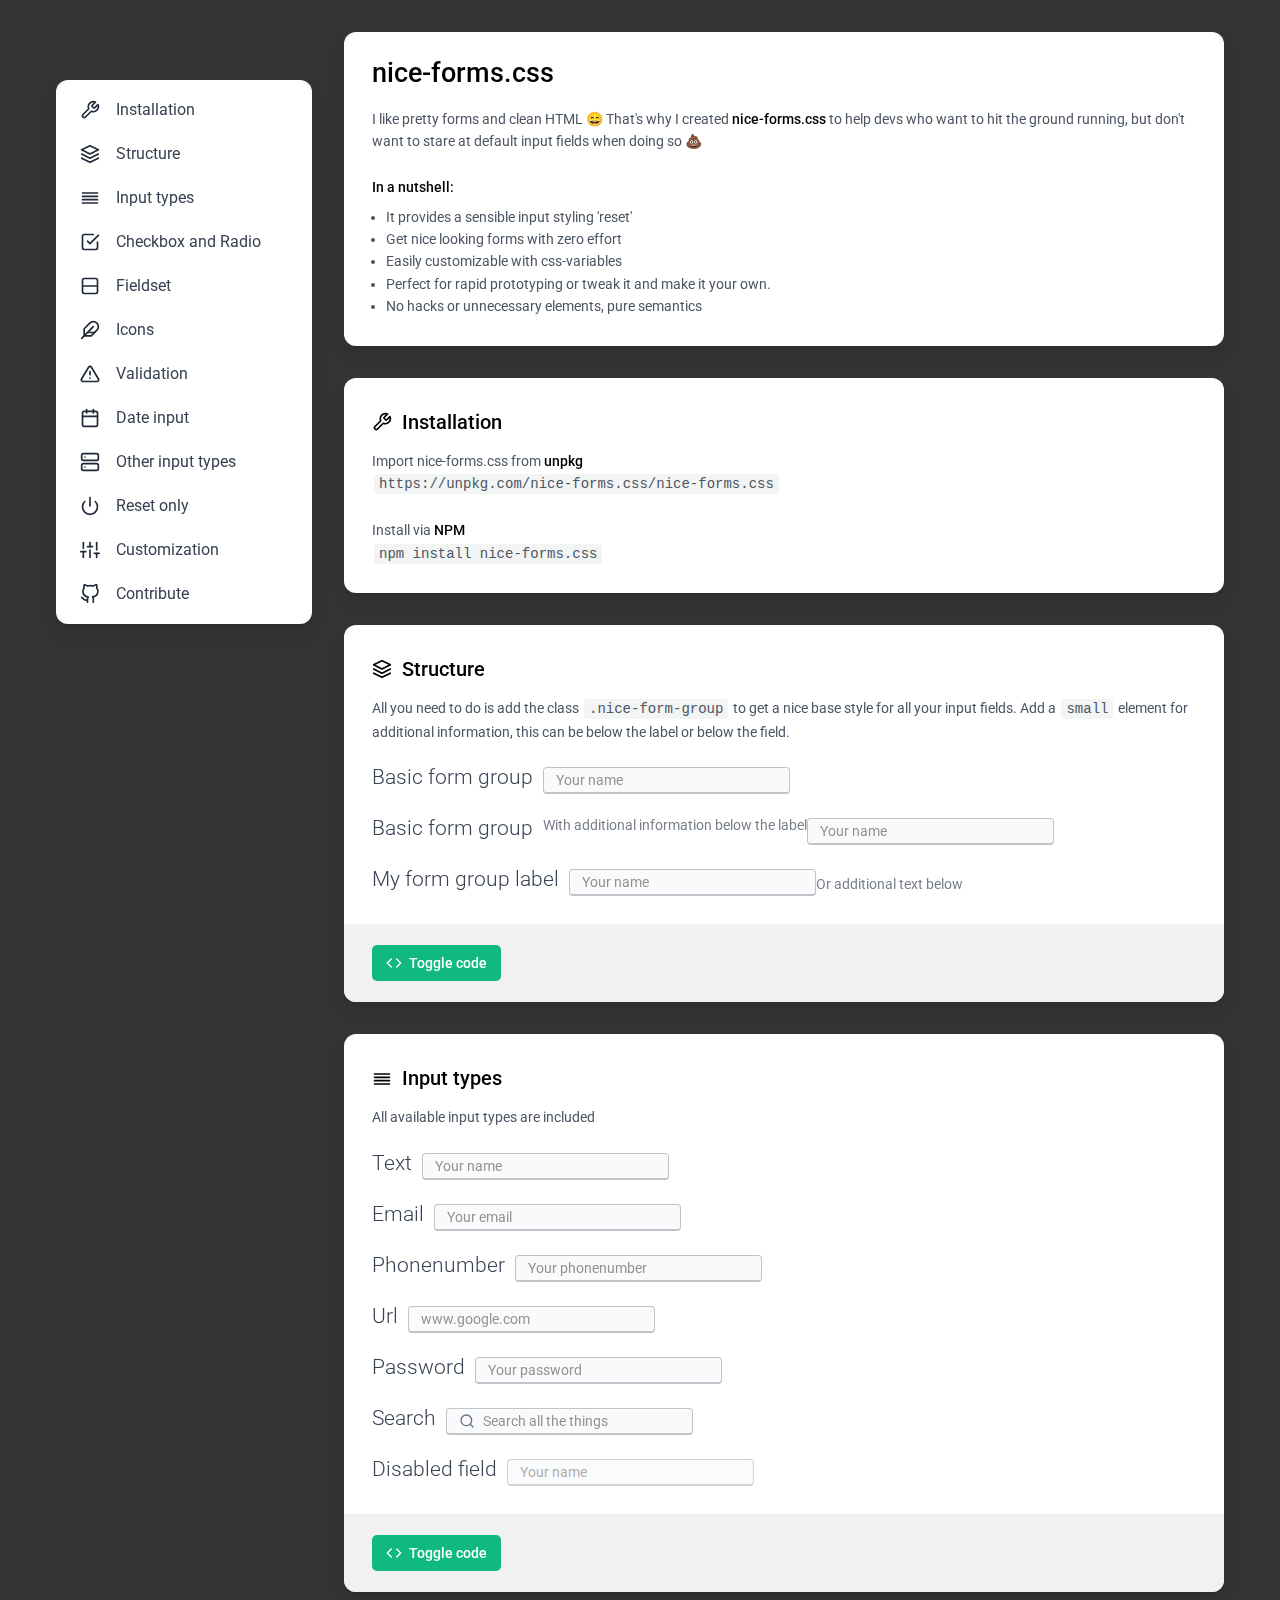
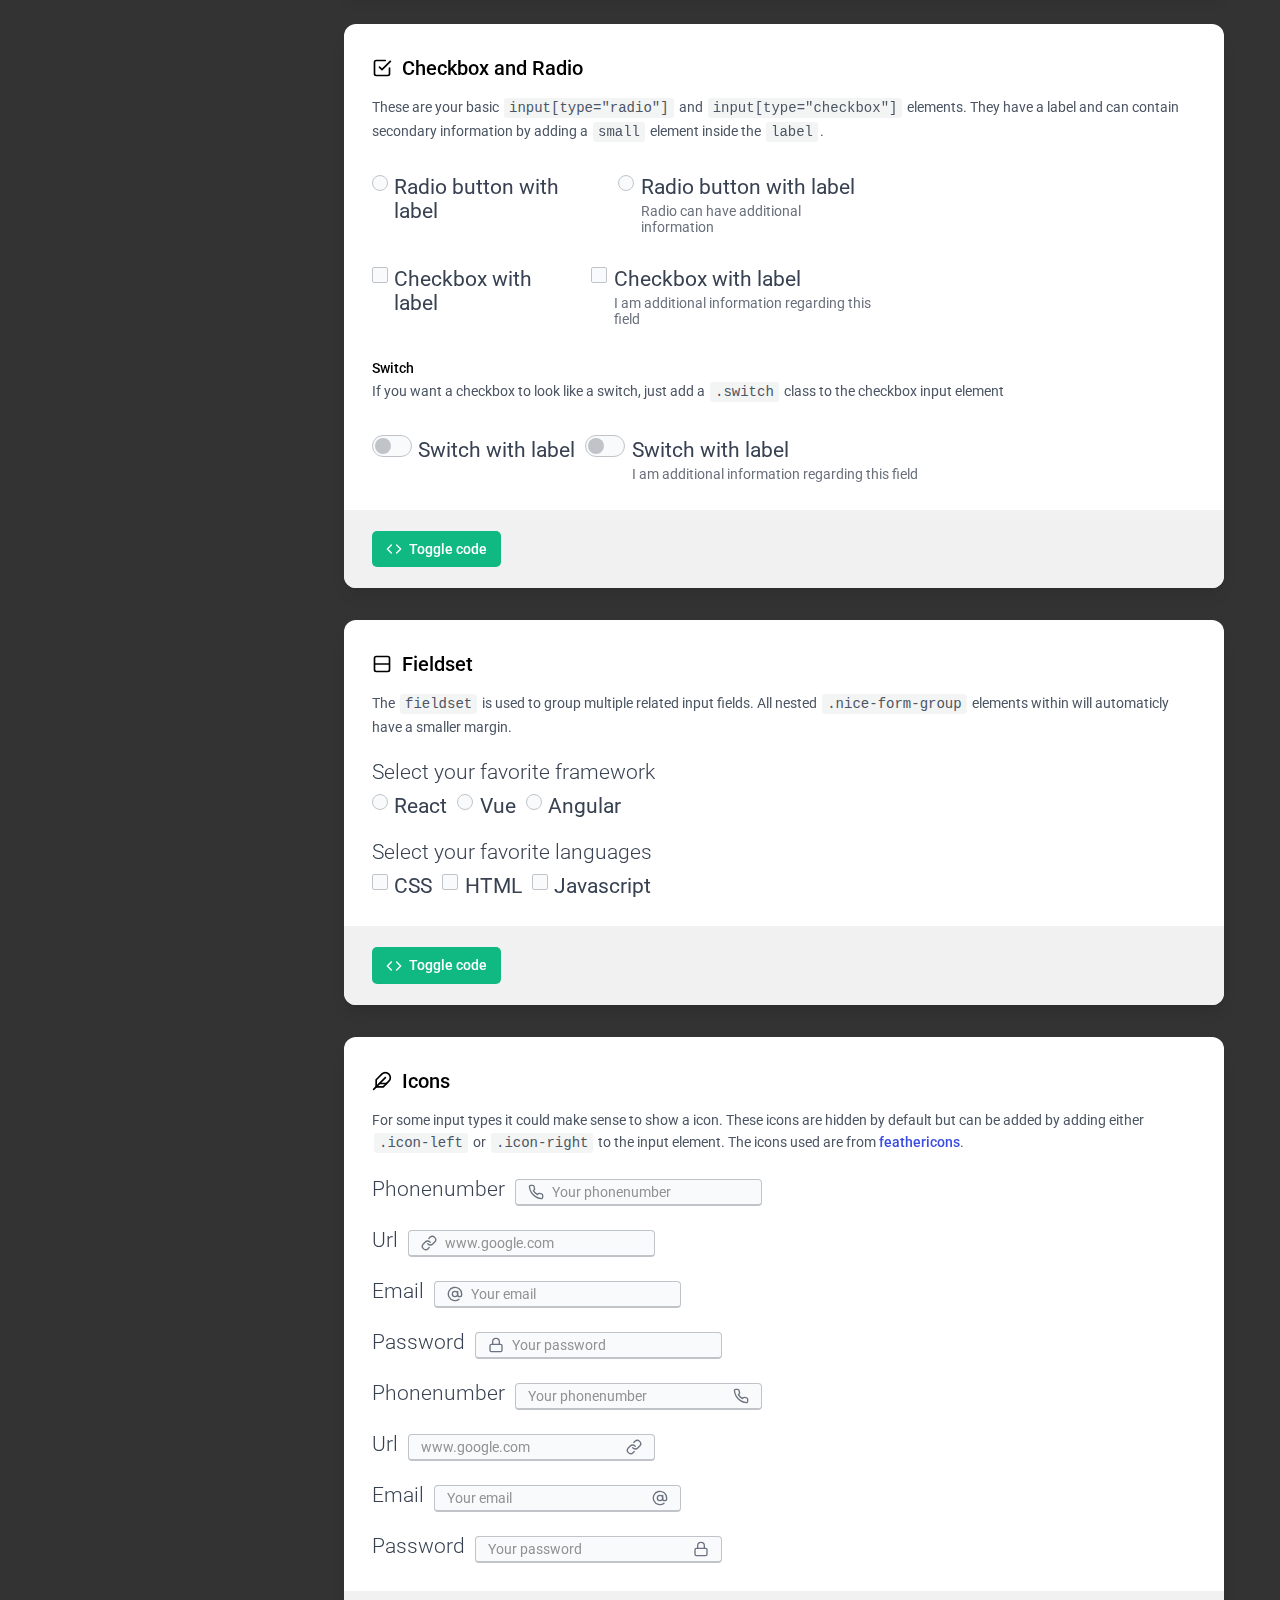
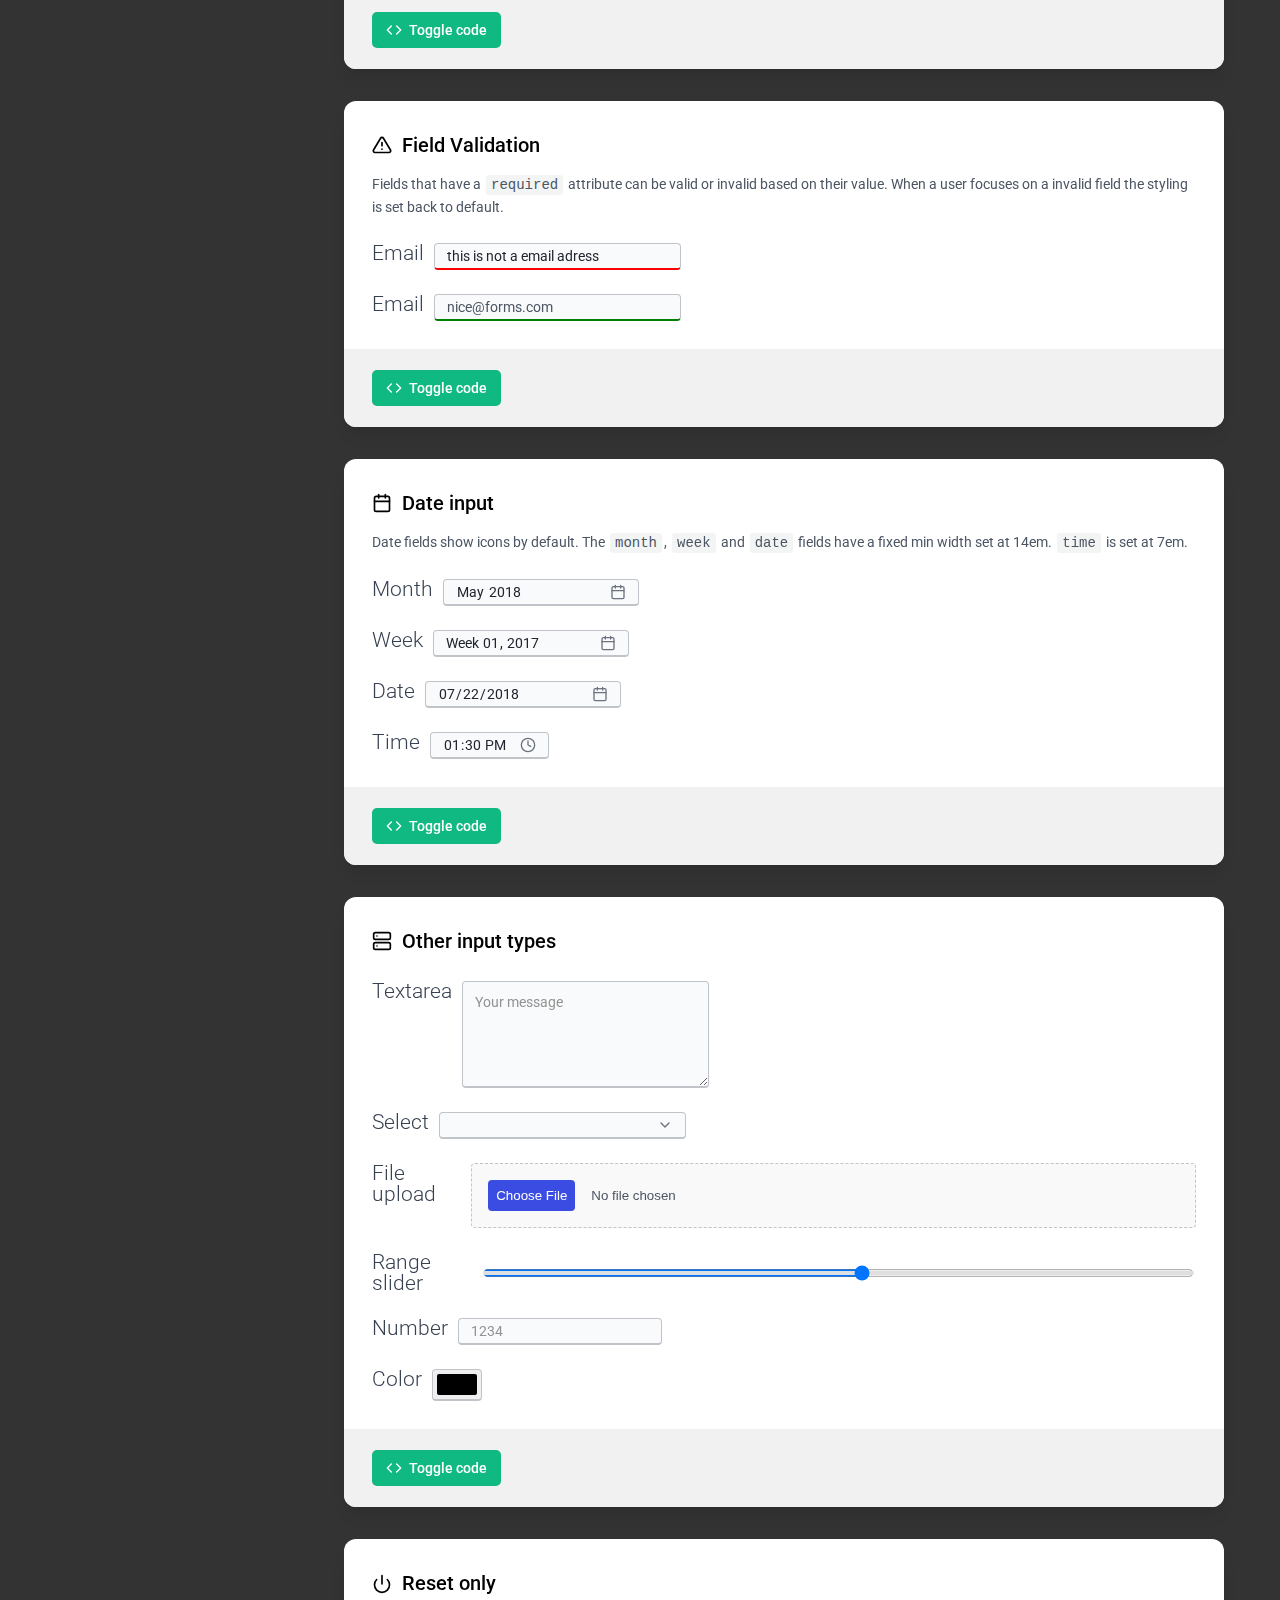
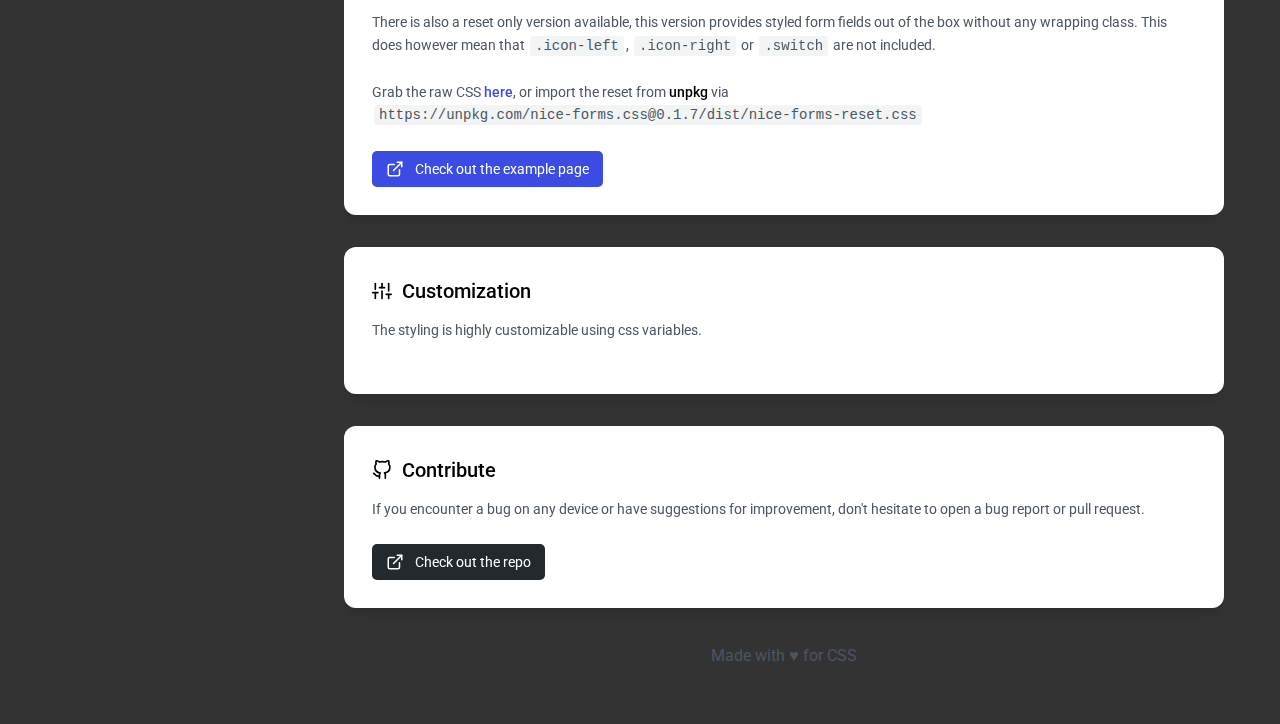
<file: public/nice-forms/nice-forms.html>
<!-- https://github.com/nielsVoogt/nice-forms.css -->
<!-- https://codepen.io/NielsVoogt/pen/eYBQpPR -->

<!DOCTYPE html>
<html lang="en">
<head>
  <meta charset="UTF-8">
  <meta name="viewport" content="width=device-width, initial-scale=1.0">
  <title>Document</title>
  <link rel="icon" href="../media/MUX_final.ico" type="image/x-icon">
  <link rel="stylesheet" href="nice-forms.css">
</head>
<body>
 <div class="demo-page">
    <div class="demo-page-navigation">
      <nav>
        <ul>
          <li>
            <a href="#installation">
              <svg xmlns="http://www.w3.org/2000/svg" width="24" height="24" viewBox="0 0 24 24" fill="none" stroke="currentColor" stroke-width="2" stroke-linecap="round" stroke-linejoin="round" class="feather feather-tool">
                <path d="M14.7 6.3a1 1 0 0 0 0 1.4l1.6 1.6a1 1 0 0 0 1.4 0l3.77-3.77a6 6 0 0 1-7.94 7.94l-6.91 6.91a2.12 2.12 0 0 1-3-3l6.91-6.91a6 6 0 0 1 7.94-7.94l-3.76 3.76z" />
              </svg>
              Installation</a>
          </li>
          <li>
            <a href="#structure">
              <svg xmlns="http://www.w3.org/2000/svg" width="24" height="24" viewBox="0 0 24 24" fill="none" stroke="currentColor" stroke-width="2" stroke-linecap="round" stroke-linejoin="round" class="feather feather-layers">
                <polygon points="12 2 2 7 12 12 22 7 12 2" />
                <polyline points="2 17 12 22 22 17" />
                <polyline points="2 12 12 17 22 12" />
              </svg>
              Structure</a>
          </li>
          <li>
            <a href="#input-types">
              <svg xmlns="http://www.w3.org/2000/svg" width="24" height="24" viewBox="0 0 24 24" fill="none" stroke="currentColor" stroke-width="2" stroke-linecap="round" stroke-linejoin="round" class="feather feather-align-justify">
                <line x1="21" y1="10" x2="3" y2="10" />
                <line x1="21" y1="6" x2="3" y2="6" />
                <line x1="21" y1="14" x2="3" y2="14" />
                <line x1="21" y1="18" x2="3" y2="18" />
              </svg>
              Input types</a>
          </li>
          <li>
            <a href="#checkbox-and-radio">
              <svg xmlns="http://www.w3.org/2000/svg" width="24" height="24" viewBox="0 0 24 24" fill="none" stroke="currentColor" stroke-width="2" stroke-linecap="round" stroke-linejoin="round" class="feather feather-check-square">
                <polyline points="9 11 12 14 22 4" />
                <path d="M21 12v7a2 2 0 0 1-2 2H5a2 2 0 0 1-2-2V5a2 2 0 0 1 2-2h11" />
              </svg>
              Checkbox and Radio</a>
          </li>
          <li>
            <a href="#fieldset">
              <svg xmlns="http://www.w3.org/2000/svg" style="transform: rotate(90deg)" width="24" height="24" viewBox="0 0 24 24" fill="none" stroke="currentColor" stroke-width="2" stroke-linecap="round" stroke-linejoin="round" class="feather feather-columns">
                <path d="M12 3h7a2 2 0 0 1 2 2v14a2 2 0 0 1-2 2h-7m0-18H5a2 2 0 0 0-2 2v14a2 2 0 0 0 2 2h7m0-18v18" />
              </svg>
              Fieldset</a>
          </li>
  
          <li>
            <a href="#icons">
              <svg xmlns="http://www.w3.org/2000/svg" width="24" height="24" viewBox="0 0 24 24" fill="none" stroke="currentColor" stroke-width="2" stroke-linecap="round" stroke-linejoin="round" class="feather feather-feather">
                <path d="M20.24 12.24a6 6 0 0 0-8.49-8.49L5 10.5V19h8.5z" />
                <line x1="16" y1="8" x2="2" y2="22" />
                <line x1="17.5" y1="15" x2="9" y2="15" />
              </svg>
              Icons</a>
          </li>
          <li>
            <a href="#validation">
              <svg xmlns="http://www.w3.org/2000/svg" width="24" height="24" viewBox="0 0 24 24" fill="none" stroke="currentColor" stroke-width="2" stroke-linecap="round" stroke-linejoin="round" class="feather feather-alert-triangle">
                <path d="M10.29 3.86L1.82 18a2 2 0 0 0 1.71 3h16.94a2 2 0 0 0 1.71-3L13.71 3.86a2 2 0 0 0-3.42 0z" />
                <line x1="12" y1="9" x2="12" y2="13" />
                <line x1="12" y1="17" x2="12.01" y2="17" />
              </svg>
              Validation</a>
          </li>
          <li>
            <a href="#date">
              <svg xmlns="http://www.w3.org/2000/svg" width="24" height="24" viewBox="0 0 24 24" fill="none" stroke="currentColor" stroke-width="2" stroke-linecap="round" stroke-linejoin="round" class="feather feather-calendar">
                <rect x="3" y="4" width="18" height="18" rx="2" ry="2" />
                <line x1="16" y1="2" x2="16" y2="6" />
                <line x1="8" y1="2" x2="8" y2="6" />
                <line x1="3" y1="10" x2="21" y2="10" />
              </svg>
              Date input</a>
          </li>
          <li>
            <a href="#other">
              <svg xmlns="http://www.w3.org/2000/svg" width="24" height="24" viewBox="0 0 24 24" fill="none" stroke="currentColor" stroke-width="2" stroke-linecap="round" stroke-linejoin="round" class="feather feather-server">
                <rect x="2" y="2" width="20" height="8" rx="2" ry="2" />
                <rect x="2" y="14" width="20" height="8" rx="2" ry="2" />
                <line x1="6" y1="6" x2="6.01" y2="6" />
                <line x1="6" y1="18" x2="6.01" y2="18" />
              </svg>
              Other input types</a>
          </li>
          <li>
            <a href="#reset">
              <svg xmlns="http://www.w3.org/2000/svg" width="24" height="24" viewBox="0 0 24 24" fill="none" stroke="currentColor" stroke-width="2" stroke-linecap="round" stroke-linejoin="round" class="feather feather-power">
                <path d="M18.36 6.64a9 9 0 1 1-12.73 0" />
                <line x1="12" y1="2" x2="12" y2="12" />
              </svg>
              Reset only</a>
          </li>
          <li>
            <a href="#customization">
              <svg xmlns="http://www.w3.org/2000/svg" width="24" height="24" viewBox="0 0 24 24" fill="none" stroke="currentColor" stroke-width="2" stroke-linecap="round" stroke-linejoin="round" class="feather feather-sliders">
                <line x1="4" y1="21" x2="4" y2="14" />
                <line x1="4" y1="10" x2="4" y2="3" />
                <line x1="12" y1="21" x2="12" y2="12" />
                <line x1="12" y1="8" x2="12" y2="3" />
                <line x1="20" y1="21" x2="20" y2="16" />
                <line x1="20" y1="12" x2="20" y2="3" />
                <line x1="1" y1="14" x2="7" y2="14" />
                <line x1="9" y1="8" x2="15" y2="8" />
                <line x1="17" y1="16" x2="23" y2="16" />
              </svg>
              Customization</a>
          </li>
          <li>
            <a href="#contribute">
              <svg xmlns="http://www.w3.org/2000/svg" width="24" height="24" viewBox="0 0 24 24" fill="none" stroke="currentColor" stroke-width="2" stroke-linecap="round" stroke-linejoin="round" class="feather feather-github">
                <path d="M9 19c-5 1.5-5-2.5-7-3m14 6v-3.87a3.37 3.37 0 0 0-.94-2.61c3.14-.35 6.44-1.54 6.44-7A5.44 5.44 0 0 0 20 4.77 5.07 5.07 0 0 0 19.91 1S18.73.65 16 2.48a13.38 13.38 0 0 0-7 0C6.27.65 5.09 1 5.09 1A5.07 5.07 0 0 0 5 4.77a5.44 5.44 0 0 0-1.5 3.78c0 5.42 3.3 6.61 6.44 7A3.37 3.37 0 0 0 9 18.13V22" />
              </svg>
              Contribute</a>
          </li>
        </ul>
      </nav>
    </div>
    <main class="demo-page-content">
      <section>
        <div class="href-target" id="intro"></div>
        <h1 class="package-name">nice-forms.css</h1>
        <p>
          I like pretty forms and clean HTML 😄 That's why I created
          <strong>nice-forms.css</strong> to help devs who want to hit the
          ground running, but don't want to stare at default input fields when
          doing so 💩
        </p>
        <strong>In a nutshell:</strong>
        <ul>
          <li>It provides a sensible input styling 'reset'</li>
          <li>Get nice looking forms with zero effort</li>
          <li>Easily customizable with css-variables</li>
          <li>
            Perfect for rapid prototyping or tweak it and make it your own.
          </li>
          <li>No hacks or unnecessary elements, pure semantics</li>
        </ul>
      </section>
  
      <section>
        <div class="href-target" id="installation"></div>
        <h1>
          <svg xmlns="http://www.w3.org/2000/svg" width="24" height="24" viewBox="0 0 24 24" fill="none" stroke="currentColor" stroke-width="2" stroke-linecap="round" stroke-linejoin="round" class="feather feather-tool">
            <path d="M14.7 6.3a1 1 0 0 0 0 1.4l1.6 1.6a1 1 0 0 0 1.4 0l3.77-3.77a6 6 0 0 1-7.94 7.94l-6.91 6.91a2.12 2.12 0 0 1-3-3l6.91-6.91a6 6 0 0 1 7.94-7.94l-3.76 3.76z" />
          </svg>
          Installation
        </h1>
        <p>
          Import nice-forms.css from <strong>unpkg</strong>
          <br />
          <code>https://unpkg.com/nice-forms.css/nice-forms.css</code>
        </p>
        <p>
          Install via <strong>NPM</strong>
          <br />
          <code> npm install nice-forms.css </code>
        </p>
      </section>
  
      <section>
        <div class="href-target" id="structure"></div>
        <h1>
          <svg xmlns="http://www.w3.org/2000/svg" width="24" height="24" viewBox="0 0 24 24" fill="none" stroke="currentColor" stroke-width="2" stroke-linecap="round" stroke-linejoin="round" class="feather feather-layers">
            <polygon points="12 2 2 7 12 12 22 7 12 2" />
            <polyline points="2 17 12 22 22 17" />
            <polyline points="2 12 12 17 22 12" />
          </svg>
          Structure
        </h1>
        <p>
          All you need to do is add the class <code>.nice-form-group</code> to
          get a nice base style for all your input fields. Add a
          <code>small</code> element for additional information, this can be
          below the label or below the field.
        </p>
  
        <div class="nice-form-group">
          <label>Basic form group</label>
          <input type="text" placeholder="Your name" />
        </div>
  
        <div class="nice-form-group">
          <label>Basic form group</label>
          <small>With additional information below the label</small>
          <input type="text" placeholder="Your name" />
        </div>
  
        <div class="nice-form-group">
          <label>My form group label</label>
          <input type="text" placeholder="Your name" />
          <small>Or additional text below</small>
        </div>
  
        <details>
          <summary>
            <div class="toggle-code">
              <svg xmlns="http://www.w3.org/2000/svg" width="16" height="16" viewBox="0 0 24 24" fill="none" stroke="currentColor" stroke-width="2" stroke-linecap="round" stroke-linejoin="round" class="feather feather-code">
                <polyline points="16 18 22 12 16 6" />
                <polyline points="8 6 2 12 8 18" />
              </svg>
              Toggle code
            </div>
          </summary>
          <script src="https://gist.github.com/nielsVoogt/a00c2c8b6b7acfacce6d50926379e722.js"></script>
        </details>
      </section>
  
      <section>
        <div class="href-target" id="input-types"></div>
        <h1>
          <svg xmlns="http://www.w3.org/2000/svg" width="24" height="24" viewBox="0 0 24 24" fill="none" stroke="currentColor" stroke-width="2" stroke-linecap="round" stroke-linejoin="round" class="feather feather-align-justify">
            <line x1="21" y1="10" x2="3" y2="10" />
            <line x1="21" y1="6" x2="3" y2="6" />
            <line x1="21" y1="14" x2="3" y2="14" />
            <line x1="21" y1="18" x2="3" y2="18" />
          </svg>
          Input types
        </h1>
        <p>All available input types are included</p>
  
        <div class="nice-form-group">
          <label>Text</label>
          <input type="text" placeholder="Your name" value="" />
        </div>
  
        <div class="nice-form-group">
          <label>Email</label>
          <input type="email" placeholder="Your email" value="" />
        </div>
  
        <div class="nice-form-group">
          <label>Phonenumber</label>
          <input type="tel" placeholder="Your phonenumber" value="" />
        </div>
  
        <div class="nice-form-group">
          <label>Url</label>
          <input type="url" placeholder="www.google.com" value="" />
        </div>
  
        <div class="nice-form-group">
          <label>Password</label>
          <input type="password" placeholder="Your password" />
        </div>
  
        <div class="nice-form-group">
          <label>Search</label>
          <input type="search" placeholder="Search all the things" value="" />
        </div>
  
        <div class="nice-form-group">
          <label>Disabled field</label>
          <input type="text" disabled placeholder="Your name" value="" />
        </div>
        <details>
          <summary>
            <div class="toggle-code">
              <svg xmlns="http://www.w3.org/2000/svg" width="16" height="16" viewBox="0 0 24 24" fill="none" stroke="currentColor" stroke-width="2" stroke-linecap="round" stroke-linejoin="round" class="feather feather-code">
                <polyline points="16 18 22 12 16 6" />
                <polyline points="8 6 2 12 8 18" />
              </svg>
              Toggle code
            </div>
          </summary>
          <script src="https://gist.github.com/nielsVoogt/e25c9c8f2b8456bbd1239b775d21333f.js"></script>
        </details>
      </section>
  
      <section>
        <div class="href-target" id="checkbox-and-radio"></div>
        <h1>
          <svg xmlns="http://www.w3.org/2000/svg" width="24" height="24" viewBox="0 0 24 24" fill="none" stroke="currentColor" stroke-width="2" stroke-linecap="round" stroke-linejoin="round" class="feather feather-check-square">
            <polyline points="9 11 12 14 22 4" />
            <path d="M21 12v7a2 2 0 0 1-2 2H5a2 2 0 0 1-2-2V5a2 2 0 0 1 2-2h11" />
          </svg>
          Checkbox and Radio
        </h1>
        <p>
          These are your basic <code>input[type="radio"]</code> and
          <code>input[type="checkbox"]</code> elements. They have a label and
          can contain secondary information by adding a
          <code>small</code> element inside the <code>label</code>.
        </p>
  
        <fieldset class="nice-form-group">
          <div class="nice-form-group">
            <input type="radio" name="radio" id="r-1" />
            <label for="r-1">Radio button with label</label>
          </div>
  
          <div class="nice-form-group">
            <input type="radio" name="radio" id="r-2" />
            <label for="r-2">
              Radio button with label
              <small>Radio can have additional information</small>
            </label>
          </div>
        </fieldset>
  
        <fieldset class="nice-form-group">
          <div class="nice-form-group">
            <input type="checkbox" id="check-1" />
            <label for="check-1">Checkbox with label</label>
          </div>
  
          <div class="nice-form-group">
            <input type="checkbox" id="check-2" />
            <label for="check-2">
              Checkbox with label
              <small>I am additional information regarding this field</small>
            </label>
          </div>
        </fieldset>
        <br />
        <p>
          <strong style="display: block">Switch</strong>
          If you want a checkbox to look like a switch, just add a
          <code>.switch</code> class to the checkbox input element
        </p>
  
        <fieldset class="nice-form-group">
          <div class="nice-form-group">
            <input type="checkbox" id="check-3" class="switch" />
            <label for="check-3">Switch with label</label>
          </div>
  
          <div class="nice-form-group">
            <input type="checkbox" id="check-4" class="switch" />
            <label for="check-4">
              Switch with label
              <small>I am additional information regarding this field</small>
            </label>
          </div>
        </fieldset>
  
        <details>
          <summary>
            <div class="toggle-code">
              <svg xmlns="http://www.w3.org/2000/svg" width="16" height="16" viewBox="0 0 24 24" fill="none" stroke="currentColor" stroke-width="2" stroke-linecap="round" stroke-linejoin="round" class="feather feather-code">
                <polyline points="16 18 22 12 16 6" />
                <polyline points="8 6 2 12 8 18" />
              </svg>
              Toggle code
            </div>
          </summary>
          <script src="https://gist.github.com/nielsVoogt/5c490e16bc1b63bba29d4ee76477f94d.js"></script>
        </details>
      </section>
  
      <section>
        <div class="href-target" id="fieldset"></div>
        <h1>
          <svg xmlns="http://www.w3.org/2000/svg" style="transform: rotate(90deg)" width="24" height="24" viewBox="0 0 24 24" fill="none" stroke="currentColor" stroke-width="2" stroke-linecap="round" stroke-linejoin="round" class="feather feather-columns">
            <path d="M12 3h7a2 2 0 0 1 2 2v14a2 2 0 0 1-2 2h-7m0-18H5a2 2 0 0 0-2 2v14a2 2 0 0 0 2 2h7m0-18v18" />
          </svg>
          Fieldset
        </h1>
        <p>
          The <code>fieldset</code> is used to group multiple related input
          fields. All nested <code>.nice-form-group</code> elements within
          will automaticly have a smaller margin.
        </p>
  
        <fieldset class="nice-form-group">
          <legend>Select your favorite framework</legend>
          <div class="nice-form-group">
            <input type="radio" name="radio" id="react" />
            <label for="react">React</label>
          </div>
  
          <div class="nice-form-group">
            <input type="radio" name="radio" id="vue" />
            <label for="vue">Vue</label>
          </div>
  
          <div class="nice-form-group">
            <input type="radio" name="radio" id="angular" />
            <label for="angular">Angular</label>
          </div>
        </fieldset>
  
        <fieldset class="nice-form-group">
          <legend>Select your favorite languages</legend>
          <div class="nice-form-group">
            <input type="checkbox" id="css" />
            <label for="css">CSS</label>
          </div>
  
          <div class="nice-form-group">
            <input type="checkbox" id="html" />
            <label for="html">HTML</label>
          </div>
  
          <div class="nice-form-group">
            <input type="checkbox" id="js" />
            <label for="js">Javascript</label>
          </div>
        </fieldset>
        <details>
          <summary>
            <div class="toggle-code">
              <svg xmlns="http://www.w3.org/2000/svg" width="16" height="16" viewBox="0 0 24 24" fill="none" stroke="currentColor" stroke-width="2" stroke-linecap="round" stroke-linejoin="round" class="feather feather-code">
                <polyline points="16 18 22 12 16 6" />
                <polyline points="8 6 2 12 8 18" />
              </svg>
              Toggle code
            </div>
          </summary>
          <script src="https://gist.github.com/nielsVoogt/e513d0df728dfc3fb1f5f9ecae042bf8.js"></script>
        </details>
      </section>
  
      <section>
        <div class="href-target" id="icons"></div>
        <h1>
          <svg xmlns="http://www.w3.org/2000/svg" width="24" height="24" viewBox="0 0 24 24" fill="none" stroke="currentColor" stroke-width="2" stroke-linecap="round" stroke-linejoin="round" class="feather feather-feather">
            <path d="M20.24 12.24a6 6 0 0 0-8.49-8.49L5 10.5V19h8.5z" />
            <line x1="16" y1="8" x2="2" y2="22" />
            <line x1="17.5" y1="15" x2="9" y2="15" />
          </svg>
          Icons
        </h1>
        <p>
          For some input types it could make sense to show a icon. These icons
          are hidden by default but can be added by adding either
          <code>.icon-left</code> or <code>.icon-right</code> to the input
          element. The icons used are from
          <a href="https://feathericons.com/" target="_blank">feathericons</a>.
        </p>
  
        <div class="nice-form-group">
          <label>Phonenumber</label>
          <input type="tel" placeholder="Your phonenumber" value="" class="icon-left" />
        </div>
  
        <div class="nice-form-group">
          <label>Url</label>
          <input type="url" placeholder="www.google.com" value="" class="icon-left" />
        </div>
  
        <div class="nice-form-group">
          <label>Email</label>
          <input type="email" placeholder="Your email" value="" class="icon-left" />
        </div>
  
        <div class="nice-form-group">
          <label>Password</label>
          <input type="password" placeholder="Your password" class="icon-left" />
        </div>
  
        <div class="nice-form-group">
          <label>Phonenumber</label>
          <input type="tel" placeholder="Your phonenumber" value="" class="icon-right" />
        </div>
  
        <div class="nice-form-group">
          <label>Url</label>
          <input type="url" placeholder="www.google.com" value="" class="icon-right" />
        </div>
  
        <div class="nice-form-group">
          <label>Email</label>
          <input type="email" placeholder="Your email" value="" class="icon-right" />
        </div>
  
        <div class="nice-form-group">
          <label>Password</label>
          <input type="password" placeholder="Your password" class="icon-right" />
        </div>
  
        <details>
          <summary>
            <div class="toggle-code">
              <svg xmlns="http://www.w3.org/2000/svg" width="16" height="16" viewBox="0 0 24 24" fill="none" stroke="currentColor" stroke-width="2" stroke-linecap="round" stroke-linejoin="round" class="feather feather-code">
                <polyline points="16 18 22 12 16 6" />
                <polyline points="8 6 2 12 8 18" />
              </svg>
              Toggle code
            </div>
          </summary>
          <script src="https://gist.github.com/nielsVoogt/8cc4cd8ebc6e81c3f889f1b40037b0cc.js"></script>
        </details>
      </section>
  
      <section>
        <div class="href-target" id="validation"></div>
        <h1>
          <svg xmlns="http://www.w3.org/2000/svg" width="24" height="24" viewBox="0 0 24 24" fill="none" stroke="currentColor" stroke-width="2" stroke-linecap="round" stroke-linejoin="round" class="feather feather-alert-triangle">
            <path d="M10.29 3.86L1.82 18a2 2 0 0 0 1.71 3h16.94a2 2 0 0 0 1.71-3L13.71 3.86a2 2 0 0 0-3.42 0z" />
            <line x1="12" y1="9" x2="12" y2="13" />
            <line x1="12" y1="17" x2="12.01" y2="17" />
          </svg>
          Field Validation
        </h1>
        <p>
          Fields that have a <code>required</code> attribute can be valid or
          invalid based on their value. When a user focuses on a invalid field
          the styling is set back to default.
        </p>
  
        <div class="nice-form-group">
          <label>Email</label>
          <input type="email" placeholder="Your email" value="this is not a email adress" required />
        </div>
  
        <div class="nice-form-group">
          <label>Email</label>
          <input type="email" placeholder="Your email" value="nice@forms.com" required />
        </div>
        <details>
          <summary>
            <div class="toggle-code">
              <svg xmlns="http://www.w3.org/2000/svg" width="16" height="16" viewBox="0 0 24 24" fill="none" stroke="currentColor" stroke-width="2" stroke-linecap="round" stroke-linejoin="round" class="feather feather-code">
                <polyline points="16 18 22 12 16 6" />
                <polyline points="8 6 2 12 8 18" />
              </svg>
              Toggle code
            </div>
          </summary>
          <script src="https://gist.github.com/nielsVoogt/75ebf8c12ca420eb2089312a931ab4cf.js"></script>
        </details>
      </section>
  
      <section>
        <div class="href-target" id="date"></div>
        <h1>
          <svg xmlns="http://www.w3.org/2000/svg" width="24" height="24" viewBox="0 0 24 24" fill="none" stroke="currentColor" stroke-width="2" stroke-linecap="round" stroke-linejoin="round" class="feather feather-calendar">
            <rect x="3" y="4" width="18" height="18" rx="2" ry="2" />
            <line x1="16" y1="2" x2="16" y2="6" />
            <line x1="8" y1="2" x2="8" y2="6" />
            <line x1="3" y1="10" x2="21" y2="10" />
          </svg>
          Date input
        </h1>
        <p>
          Date fields show icons by default. The <code>month</code>,
          <code>week</code> and <code>date</code> fields have a fixed min
          width set at 14em. <code>time</code> is set at 7em.
        </p>
  
        <div class="nice-form-group">
          <label>Month</label>
          <input type="month" value="2018-05" />
        </div>
  
        <div class="nice-form-group">
          <label>Week</label>
          <input type="week" value="2017-W01" />
        </div>
  
        <div class="nice-form-group">
          <label>Date</label>
          <input type="date" value="2018-07-22" />
        </div>
  
        <div class="nice-form-group">
          <label>Time</label>
          <input type="time" value="13:30" />
        </div>
  
        <details>
          <summary>
            <div class="toggle-code">
              <svg xmlns="http://www.w3.org/2000/svg" width="16" height="16" viewBox="0 0 24 24" fill="none" stroke="currentColor" stroke-width="2" stroke-linecap="round" stroke-linejoin="round" class="feather feather-code">
                <polyline points="16 18 22 12 16 6" />
                <polyline points="8 6 2 12 8 18" />
              </svg>
              Toggle code
            </div>
          </summary>
          <script src="https://gist.github.com/nielsVoogt/2ae279af287e520f545285b0d7c45828.js"></script>
        </details>
      </section>
  
      <section>
        <div class="href-target" id="other"></div>
        <h1>
          <svg xmlns="http://www.w3.org/2000/svg" width="24" height="24" viewBox="0 0 24 24" fill="none" stroke="currentColor" stroke-width="2" stroke-linecap="round" stroke-linejoin="round" class="feather feather-server">
            <rect x="2" y="2" width="20" height="8" rx="2" ry="2" />
            <rect x="2" y="14" width="20" height="8" rx="2" ry="2" />
            <line x1="6" y1="6" x2="6.01" y2="6" />
            <line x1="6" y1="18" x2="6.01" y2="18" />
          </svg>
          Other input types
        </h1>
  
        <div class="nice-form-group">
          <label>Textarea</label>
          <textarea rows="5" placeholder="Your message"></textarea>
        </div>
  
        <div class="nice-form-group">
          <label>Select</label>
          <select>
            <option>Please select a value</option>
            <option>Option 1</option>
            <option>Option 2</option>
          </select>
        </div>
  
        <div class="nice-form-group">
          <label>File upload</label>
          <input type="file" />
        </div>
  
        <div class="nice-form-group">
          <label>Range slider</label>
          <input type="range" min="0" max="15" />
        </div>
  
        <div class="nice-form-group">
          <label>Number</label>
          <input type="number" placeholder="1234" />
        </div>
  
        <div class="nice-form-group">
          <label>Color</label>
          <input type="color" />
        </div>
  
        <details>
          <summary>
            <div class="toggle-code">
              <svg xmlns="http://www.w3.org/2000/svg" width="16" height="16" viewBox="0 0 24 24" fill="none" stroke="currentColor" stroke-width="2" stroke-linecap="round" stroke-linejoin="round" class="feather feather-code">
                <polyline points="16 18 22 12 16 6" />
                <polyline points="8 6 2 12 8 18" />
              </svg>
              Toggle code
            </div>
          </summary>
          <script src="https://gist.github.com/nielsVoogt/f0480b1a2d0deda02138d61ec5c9f4d0.js"></script>
        </details>
      </section>
  
      <section>
        <div class="href-target" id="reset"></div>
        <h1>
          <svg xmlns="http://www.w3.org/2000/svg" width="24" height="24" viewBox="0 0 24 24" fill="none" stroke="currentColor" stroke-width="2" stroke-linecap="round" stroke-linejoin="round" class="feather feather-power">
            <path d="M18.36 6.64a9 9 0 1 1-12.73 0" />
            <line x1="12" y1="2" x2="12" y2="12" />
          </svg>
          Reset only
        </h1>
        <p>There is also a reset only version available, this version provides styled form fields out of the box without any wrapping class. This does however mean that <code>.icon-left</code>, <code>.icon-right</code> or <code>.switch</code> are not included.</p>
        <p>
          Grab the raw CSS <a href="https://raw.githubusercontent.com/nielsVoogt/nice-forms.css/main/dist/nice-forms-reset.css">here</a>, or import the reset from <strong>unpkg</strong> via
          <code>https://unpkg.com/nice-forms.css@0.1.7/dist/nice-forms-reset.css</code>
        </p>
  
        <a href="https://nielsvoogt.github.io/nice-forms.css/reset.html" class="to-reset" target="_blank">
          <svg xmlns="http://www.w3.org/2000/svg" width="24" height="24" viewBox="0 0 24 24" fill="none" stroke="currentColor" stroke-width="2" stroke-linecap="round" stroke-linejoin="round" class="feather feather-external-link">
            <path d="M18 13v6a2 2 0 0 1-2 2H5a2 2 0 0 1-2-2V8a2 2 0 0 1 2-2h6" />
            <polyline points="15 3 21 3 21 9" />
            <line x1="10" y1="14" x2="21" y2="3" />
          </svg>
          Check out the example page
        </a>
      </section>
  
      <section>
        <div class="href-target" id="customization"></div>
        <h1>
          <svg xmlns="http://www.w3.org/2000/svg" width="24" height="24" viewBox="0 0 24 24" fill="none" stroke="currentColor" stroke-width="2" stroke-linecap="round" stroke-linejoin="round" class="feather feather-sliders">
            <line x1="4" y1="21" x2="4" y2="14" />
            <line x1="4" y1="10" x2="4" y2="3" />
            <line x1="12" y1="21" x2="12" y2="12" />
            <line x1="12" y1="8" x2="12" y2="3" />
            <line x1="20" y1="21" x2="20" y2="16" />
            <line x1="20" y1="12" x2="20" y2="3" />
            <line x1="1" y1="14" x2="7" y2="14" />
            <line x1="9" y1="8" x2="15" y2="8" />
            <line x1="17" y1="16" x2="23" y2="16" />
          </svg>
          Customization
        </h1>
        <p>The styling is highly customizable using css variables.</p>
        <script src="https://gist.github.com/nielsVoogt/63daf967a17776d00f5923048cf28daf.js"></script>
      </section>
  
      <section>
        <div class="href-target" id="contribute"></div>
        <h1>
          <svg xmlns="http://www.w3.org/2000/svg" width="24" height="24" viewBox="0 0 24 24" fill="none" stroke="currentColor" stroke-width="2" stroke-linecap="round" stroke-linejoin="round" class="feather feather-github">
            <path d="M9 19c-5 1.5-5-2.5-7-3m14 6v-3.87a3.37 3.37 0 0 0-.94-2.61c3.14-.35 6.44-1.54 6.44-7A5.44 5.44 0 0 0 20 4.77 5.07 5.07 0 0 0 19.91 1S18.73.65 16 2.48a13.38 13.38 0 0 0-7 0C6.27.65 5.09 1 5.09 1A5.07 5.07 0 0 0 5 4.77a5.44 5.44 0 0 0-1.5 3.78c0 5.42 3.3 6.61 6.44 7A3.37 3.37 0 0 0 9 18.13V22" />
          </svg>
          Contribute
        </h1>
        <p>
          If you encounter a bug on any device or have suggestions for
          improvement, don't hesitate to open a bug report or pull request.
        </p>
  
        <a href="https://github.com/nielsVoogt/nice-forms.css" class="to-repo" target="_blank">
          <svg xmlns="http://www.w3.org/2000/svg" width="24" height="24" viewBox="0 0 24 24" fill="none" stroke="currentColor" stroke-width="2" stroke-linecap="round" stroke-linejoin="round" class="feather feather-external-link">
            <path d="M18 13v6a2 2 0 0 1-2 2H5a2 2 0 0 1-2-2V8a2 2 0 0 1 2-2h6" />
            <polyline points="15 3 21 3 21 9" />
            <line x1="10" y1="14" x2="21" y2="3" />
          </svg>
          Check out the repo
        </a>
      </section>
  
      <footer>Made with ♥ for CSS</footer>
    </main>
  </div>
</body>
</html>
</file>
<file: public/nice-forms/nice-forms.css>
@import url("https://fonts.googleapis.com/css2?family=Roboto:wght@400;500&display=swap");
 a, abbr, acronym, address, applet, article, aside, audio, b, big, blockquote, body, canvas, caption, center, cite, code, del, details, dfn, div, dl, dt, embed, fieldset, figcaption, figure, footer, form, h1, h2, h3, h4, h5, h6, header, hgroup, html, i, iframe, img, ins, kbd, label, legend, li, mark, menu, nav, object, ol, output, p, pre, q, ruby, s, samp, section, small, span, strike, strong, sub, summary, sup, table, tbody, td, tfoot, th, thead, time, tr, tt, u, ul, var, video {
	 margin: 0;
	 padding: 0;
	 border: 0;
	 font-size: 100%;
	 font: inherit;
	 vertical-align: initial;
}
 article, aside, details, figcaption, figure, footer, header, hgroup, menu, nav, section {
	 display: block;
}
 body {
	 line-height: 1;
}
ol, ul {
	 list-style: none;
}
ul.a{
	list-style-type: circle;
}
 blockquote, q {
	 quotes: none;
}
 blockquote:after, blockquote:before, q:after, q:before {
	 content: "";
	 content: none;
}
 table {
	 border-collapse: collapse;
	 border-spacing: 0;
}
 .nice-form-group {
	 --nf-input-size: 1rem;
	 --nf-input-font-size: calc(var(--nf-input-size)*0.875);
	 --nf-small-font-size: calc(var(--nf-input-size)*0.875);
	 --nf-input-font-family: inherit;
	 --nf-label-font-family: inherit;
	 --nf-input-color: #20242f;
	 --nf-input-border-radius: 0.25rem;
	 --nf-input-placeholder-color: #929292;
	 --nf-input-border-color: #c0c4c9;
	 --nf-input-border-width: 1px;
	 --nf-input-border-style: solid;
	 --nf-input-border-bottom-width: 2px;
	 --nf-input-focus-border-color: #3b4ce2;
	 --nf-input-background-color: #f9fafb;
	 --nf-invalid-input-border-color: var(--nf-input-border-color);
	 --nf-invalid-input-background-color: var(--nf-input-background-color);
	 --nf-invalid-input-color: var(--nf-input-color);
	 --nf-valid-input-border-color: var(--nf-input-border-color);
	 --nf-valid-input-background-color: var(--nf-input-background-color);
	 --nf-valid-input-color: inherit;
	 --nf-invalid-input-border-bottom-color: red;
	 --nf-valid-input-border-bottom-color: green;
	 --nf-label-font-size: calc(var(--nf-small-font-size)*1.5);
	 --nf-label-color: #374151;
	 --nf-label-font-weight: 300;
	 --nf-slider-track-background: #dfdfdf;
	 --nf-slider-track-height: 0.25rem;
	 --nf-slider-thumb-size: calc(var(--nf-slider-track-height)*4);
	 --nf-slider-track-border-radius: var(--nf-slider-track-height);
	 --nf-slider-thumb-border-width: 2px;
	 --nf-slider-thumb-border-focus-width: 1px;
	 --nf-slider-thumb-border-color: #fff;
	 --nf-slider-thumb-background: var(--nf-input-focus-border-color);
	 display: flex;
	 margin-top: calc(var(--nf-input-size)*1.5);
	 line-height: 1;
	 white-space: nowrap;
	 --switch-orb-size: var(--nf-input-size);
	 --switch-orb-offset: calc(var(--nf-input-border-width)*2);
	 --switch-width: calc(var(--nf-input-size)*2.5);
	 --switch-height: calc(var(--nf-input-size)*1.25 + var(--switch-orb-offset));
}
 .nice-form-group > label {
	 font-weight: var(--nf-label-font-weight);
	 display: inline-block;
	 margin-right: 10px;
	 color: var(--nf-label-color);
	 font-size: var(--nf-label-font-size);
	 font-family: var(--nf-label-font-family);
	 /* margin-bottom: calc(var(--nf-input-size)/2); */
	 white-space: normal;
}
 .nice-form-group > label + small {
	 font-style: normal;
}
 .nice-form-group small {
	 font-family: var(--nf-input-font-family);
	 display: block;
	 font-weight: 400;
	 opacity: 0.75;
	 font-size: var(--nf-small-font-size);
	 margin-bottom: calc(var(--nf-input-size)*0.75);
}
 .nice-form-group small:last-child {
	 margin-bottom: 0;
}
 .nice-form-group > legend {
	 font-weight: var(--nf-label-font-weight);
	 display: block;
	 color: var(--nf-label-color);
	 font-size: var(--nf-label-font-size);
	 font-family: var(--nf-label-font-family);
	 margin-bottom: calc(var(--nf-input-size)/5);
}
 .nice-form-group > .nice-form-group {
	 margin-top: calc(var(--nf-input-size)/2);
}
 .nice-form-group > input[type=checkbox], .nice-form-group > input[type=date], .nice-form-group > input[type=email], .nice-form-group > input[type=month], .nice-form-group > input[type=number], .nice-form-group > input[type=password], .nice-form-group > input[type=radio], .nice-form-group > input[type=search], .nice-form-group > input[type=tel], .nice-form-group > input[type=text], .nice-form-group > input[type=time], .nice-form-group > input[type=url], .nice-form-group > input[type=week], .nice-form-group > select, .nice-form-group > textarea {
	 background: var(--nf-input-background-color);
	 font-family: inherit;
	 font-size: var(--nf-input-font-size);
	 border-bottom-width: var(--nf-input-border-width);
	 font-family: var(--nf-input-font-family);
	 box-shadow: none;
	 border-radius: var(--nf-input-border-radius);
	 border: var(--nf-input-border-width) var(--nf-input-border-style) var(--nf-input-border-color);
	 border-bottom: var(--nf-input-border-bottom-width) var(--nf-input-border-style) var(--nf-input-border-color);
	 color: var(--nf-input-color);
	 width: 30%;
	 padding: calc(var(--nf-input-size)*0.75);
	 height: calc(var(--nf-input-size)*1);
	 line-height: normal;
	 -webkit-appearance: none;
	 -moz-appearance: none;
	 appearance: none;
	 transition: all 0.15s ease-out;
	 --icon-padding: calc(var(--nf-input-size)*2.25);
	 --icon-background-offset: calc(var(--nf-input-size)*0.75);
}
 .nice-form-group > input[type=checkbox]:required:not(:placeholder-shown):invalid, .nice-form-group > input[type=date]:required:not(:placeholder-shown):invalid, .nice-form-group > input[type=email]:required:not(:placeholder-shown):invalid, .nice-form-group > input[type=month]:required:not(:placeholder-shown):invalid, .nice-form-group > input[type=number]:required:not(:placeholder-shown):invalid, .nice-form-group > input[type=password]:required:not(:placeholder-shown):invalid, .nice-form-group > input[type=radio]:required:not(:placeholder-shown):invalid, .nice-form-group > input[type=search]:required:not(:placeholder-shown):invalid, .nice-form-group > input[type=tel]:required:not(:placeholder-shown):invalid, .nice-form-group > input[type=text]:required:not(:placeholder-shown):invalid, .nice-form-group > input[type=time]:required:not(:placeholder-shown):invalid, .nice-form-group > input[type=url]:required:not(:placeholder-shown):invalid, .nice-form-group > input[type=week]:required:not(:placeholder-shown):invalid, .nice-form-group > select:required:not(:placeholder-shown):invalid, .nice-form-group > textarea:required:not(:placeholder-shown):invalid {
	 background-color: var(--nf-invalid-input-background-color);
	 border-bottom-color: var(--nf-valid-input-border-color);
	 border-color: var(--nf-valid-input-border-color) var(--nf-valid-input-border-color) var(--nf-invalid-input-border-bottom-color);
	 color: var(--nf-invalid-input-color);
}
 .nice-form-group > input[type=checkbox]:required:not(:placeholder-shown):invalid:focus, .nice-form-group > input[type=date]:required:not(:placeholder-shown):invalid:focus, .nice-form-group > input[type=email]:required:not(:placeholder-shown):invalid:focus, .nice-form-group > input[type=month]:required:not(:placeholder-shown):invalid:focus, .nice-form-group > input[type=number]:required:not(:placeholder-shown):invalid:focus, .nice-form-group > input[type=password]:required:not(:placeholder-shown):invalid:focus, .nice-form-group > input[type=radio]:required:not(:placeholder-shown):invalid:focus, .nice-form-group > input[type=search]:required:not(:placeholder-shown):invalid:focus, .nice-form-group > input[type=tel]:required:not(:placeholder-shown):invalid:focus, .nice-form-group > input[type=text]:required:not(:placeholder-shown):invalid:focus, .nice-form-group > input[type=time]:required:not(:placeholder-shown):invalid:focus, .nice-form-group > input[type=url]:required:not(:placeholder-shown):invalid:focus, .nice-form-group > input[type=week]:required:not(:placeholder-shown):invalid:focus, .nice-form-group > select:required:not(:placeholder-shown):invalid:focus, .nice-form-group > textarea:required:not(:placeholder-shown):invalid:focus {
	 background-color: var(--nf-input-background-color);
	 border-color: var(--nf-input-border-color);
	 color: var(--nf-input-color);
}
 .nice-form-group > input[type=checkbox]:required:not(:placeholder-shown):valid, .nice-form-group > input[type=date]:required:not(:placeholder-shown):valid, .nice-form-group > input[type=email]:required:not(:placeholder-shown):valid, .nice-form-group > input[type=month]:required:not(:placeholder-shown):valid, .nice-form-group > input[type=number]:required:not(:placeholder-shown):valid, .nice-form-group > input[type=password]:required:not(:placeholder-shown):valid, .nice-form-group > input[type=radio]:required:not(:placeholder-shown):valid, .nice-form-group > input[type=search]:required:not(:placeholder-shown):valid, .nice-form-group > input[type=tel]:required:not(:placeholder-shown):valid, .nice-form-group > input[type=text]:required:not(:placeholder-shown):valid, .nice-form-group > input[type=time]:required:not(:placeholder-shown):valid, .nice-form-group > input[type=url]:required:not(:placeholder-shown):valid, .nice-form-group > input[type=week]:required:not(:placeholder-shown):valid, .nice-form-group > select:required:not(:placeholder-shown):valid, .nice-form-group > textarea:required:not(:placeholder-shown):valid {
	 background-color: var(--nf-valid-input-background-color);
	 border-bottom-color: var(--nf-valid-input-border-color);
	 border-color: var(--nf-valid-input-border-color) var(--nf-valid-input-border-color) var(--nf-valid-input-border-bottom-color);
	 color: var(--nf-valid-input-color);
}
 .nice-form-group > input[type=checkbox]:disabled, .nice-form-group > input[type=date]:disabled, .nice-form-group > input[type=email]:disabled, .nice-form-group > input[type=month]:disabled, .nice-form-group > input[type=number]:disabled, .nice-form-group > input[type=password]:disabled, .nice-form-group > input[type=radio]:disabled, .nice-form-group > input[type=search]:disabled, .nice-form-group > input[type=tel]:disabled, .nice-form-group > input[type=text]:disabled, .nice-form-group > input[type=time]:disabled, .nice-form-group > input[type=url]:disabled, .nice-form-group > input[type=week]:disabled, .nice-form-group > select:disabled, .nice-form-group > textarea:disabled {
	 cursor: not-allowed;
	 opacity: 0.75;
}
 .nice-form-group > input[type=checkbox]::-webkit-input-placeholder, .nice-form-group > input[type=date]::-webkit-input-placeholder, .nice-form-group > input[type=email]::-webkit-input-placeholder, .nice-form-group > input[type=month]::-webkit-input-placeholder, .nice-form-group > input[type=number]::-webkit-input-placeholder, .nice-form-group > input[type=password]::-webkit-input-placeholder, .nice-form-group > input[type=radio]::-webkit-input-placeholder, .nice-form-group > input[type=search]::-webkit-input-placeholder, .nice-form-group > input[type=tel]::-webkit-input-placeholder, .nice-form-group > input[type=text]::-webkit-input-placeholder, .nice-form-group > input[type=time]::-webkit-input-placeholder, .nice-form-group > input[type=url]::-webkit-input-placeholder, .nice-form-group > input[type=week]::-webkit-input-placeholder, .nice-form-group > select::-webkit-input-placeholder, .nice-form-group > textarea::-webkit-input-placeholder {
	 color: var(--nf-input-placeholder-color);
	 letter-spacing: 0;
}
 .nice-form-group > input[type=checkbox]:-ms-input-placeholder, .nice-form-group > input[type=date]:-ms-input-placeholder, .nice-form-group > input[type=email]:-ms-input-placeholder, .nice-form-group > input[type=month]:-ms-input-placeholder, .nice-form-group > input[type=number]:-ms-input-placeholder, .nice-form-group > input[type=password]:-ms-input-placeholder, .nice-form-group > input[type=radio]:-ms-input-placeholder, .nice-form-group > input[type=search]:-ms-input-placeholder, .nice-form-group > input[type=tel]:-ms-input-placeholder, .nice-form-group > input[type=text]:-ms-input-placeholder, .nice-form-group > input[type=time]:-ms-input-placeholder, .nice-form-group > input[type=url]:-ms-input-placeholder, .nice-form-group > input[type=week]:-ms-input-placeholder, .nice-form-group > select:-ms-input-placeholder, .nice-form-group > textarea:-ms-input-placeholder {
	 color: var(--nf-input-placeholder-color);
	 letter-spacing: 0;
}
 .nice-form-group > input[type=checkbox]:-moz-placeholder, .nice-form-group > input[type=checkbox]::-moz-placeholder, .nice-form-group > input[type=date]:-moz-placeholder, .nice-form-group > input[type=date]::-moz-placeholder, .nice-form-group > input[type=email]:-moz-placeholder, .nice-form-group > input[type=email]::-moz-placeholder, .nice-form-group > input[type=month]:-moz-placeholder, .nice-form-group > input[type=month]::-moz-placeholder, .nice-form-group > input[type=number]:-moz-placeholder, .nice-form-group > input[type=number]::-moz-placeholder, .nice-form-group > input[type=password]:-moz-placeholder, .nice-form-group > input[type=password]::-moz-placeholder, .nice-form-group > input[type=radio]:-moz-placeholder, .nice-form-group > input[type=radio]::-moz-placeholder, .nice-form-group > input[type=search]:-moz-placeholder, .nice-form-group > input[type=search]::-moz-placeholder, .nice-form-group > input[type=tel]:-moz-placeholder, .nice-form-group > input[type=tel]::-moz-placeholder, .nice-form-group > input[type=text]:-moz-placeholder, .nice-form-group > input[type=text]::-moz-placeholder, .nice-form-group > input[type=time]:-moz-placeholder, .nice-form-group > input[type=time]::-moz-placeholder, .nice-form-group > input[type=url]:-moz-placeholder, .nice-form-group > input[type=url]::-moz-placeholder, .nice-form-group > input[type=week]:-moz-placeholder, .nice-form-group > input[type=week]::-moz-placeholder, .nice-form-group > select:-moz-placeholder, .nice-form-group > select::-moz-placeholder, .nice-form-group > textarea:-moz-placeholder, .nice-form-group > textarea::-moz-placeholder {
	 color: var(--nf-input-placeholder-color);
	 letter-spacing: 0;
}
 .nice-form-group > input[type=checkbox]:focus, .nice-form-group > input[type=date]:focus, .nice-form-group > input[type=email]:focus, .nice-form-group > input[type=month]:focus, .nice-form-group > input[type=number]:focus, .nice-form-group > input[type=password]:focus, .nice-form-group > input[type=radio]:focus, .nice-form-group > input[type=search]:focus, .nice-form-group > input[type=tel]:focus, .nice-form-group > input[type=text]:focus, .nice-form-group > input[type=time]:focus, .nice-form-group > input[type=url]:focus, .nice-form-group > input[type=week]:focus, .nice-form-group > select:focus, .nice-form-group > textarea:focus {
	 outline: none;
	 border-color: var(--nf-input-focus-border-color);
}
 .nice-form-group > input[type=checkbox] + small, .nice-form-group > input[type=date] + small, .nice-form-group > input[type=email] + small, .nice-form-group > input[type=month] + small, .nice-form-group > input[type=number] + small, .nice-form-group > input[type=password] + small, .nice-form-group > input[type=radio] + small, .nice-form-group > input[type=search] + small, .nice-form-group > input[type=tel] + small, .nice-form-group > input[type=text] + small, .nice-form-group > input[type=time] + small, .nice-form-group > input[type=url] + small, .nice-form-group > input[type=week] + small, .nice-form-group > select + small, .nice-form-group > textarea + small {
	 margin-top: 0.5rem;
}
 .nice-form-group > input[type=checkbox].icon-left, .nice-form-group > input[type=date].icon-left, .nice-form-group > input[type=email].icon-left, .nice-form-group > input[type=month].icon-left, .nice-form-group > input[type=number].icon-left, .nice-form-group > input[type=password].icon-left, .nice-form-group > input[type=radio].icon-left, .nice-form-group > input[type=search].icon-left, .nice-form-group > input[type=tel].icon-left, .nice-form-group > input[type=text].icon-left, .nice-form-group > input[type=time].icon-left, .nice-form-group > input[type=url].icon-left, .nice-form-group > input[type=week].icon-left, .nice-form-group > select.icon-left, .nice-form-group > textarea.icon-left {
	 background-position: left var(--icon-background-offset) bottom 50%;
	 padding-left: var(--icon-padding);
	 background-size: var(--nf-input-size);
}
 .nice-form-group > input[type=checkbox].icon-right, .nice-form-group > input[type=date].icon-right, .nice-form-group > input[type=email].icon-right, .nice-form-group > input[type=month].icon-right, .nice-form-group > input[type=number].icon-right, .nice-form-group > input[type=password].icon-right, .nice-form-group > input[type=radio].icon-right, .nice-form-group > input[type=search].icon-right, .nice-form-group > input[type=tel].icon-right, .nice-form-group > input[type=text].icon-right, .nice-form-group > input[type=time].icon-right, .nice-form-group > input[type=url].icon-right, .nice-form-group > input[type=week].icon-right, .nice-form-group > select.icon-right, .nice-form-group > textarea.icon-right {
	 background-position: right var(--icon-background-offset) bottom 50%;
	 padding-right: var(--icon-padding);
	 background-size: var(--nf-input-size);
}
 .nice-form-group > input[type=checkbox]:-webkit-autofill, .nice-form-group > input[type=date]:-webkit-autofill, .nice-form-group > input[type=email]:-webkit-autofill, .nice-form-group > input[type=month]:-webkit-autofill, .nice-form-group > input[type=number]:-webkit-autofill, .nice-form-group > input[type=password]:-webkit-autofill, .nice-form-group > input[type=radio]:-webkit-autofill, .nice-form-group > input[type=search]:-webkit-autofill, .nice-form-group > input[type=tel]:-webkit-autofill, .nice-form-group > input[type=text]:-webkit-autofill, .nice-form-group > input[type=time]:-webkit-autofill, .nice-form-group > input[type=url]:-webkit-autofill, .nice-form-group > input[type=week]:-webkit-autofill, .nice-form-group > select:-webkit-autofill, .nice-form-group > textarea:-webkit-autofill {
	 padding: calc(var(--nf-input-size)*0.75) !important;
}
 .nice-form-group > input[type=search]:placeholder-shown {
	 background-image: url("data:image/svg+xml;charset=utf-8,%3Csvg xmlns='http://www.w3.org/2000/svg' width='16' height='16' viewBox='0 0 24 24' fill='none' stroke='%236B7280' stroke-width='2' stroke-linecap='round' stroke-linejoin='round' class='feather feather-search'%3E%3Ccircle cx='11' cy='11' r='8'/%3E%3Cpath d='M21 21l-4.35-4.35'/%3E%3C/svg%3E");
	 background-position: left calc(var(--nf-input-size)*0.75) bottom 50%;
	 padding-left: calc(var(--nf-input-size)*2.25);
	 background-size: var(--nf-input-size);
	 background-repeat: no-repeat;
}
 .nice-form-group > input[type=search]::-webkit-search-cancel-button {
	 -webkit-appearance: none;
	 width: var(--nf-input-size);
	 height: var(--nf-input-size);
	 background: url("data:image/svg+xml;charset=utf-8,%3Csvg xmlns='http://www.w3.org/2000/svg' width='16' height='16' viewBox='0 0 24 24' fill='none' stroke='%236B7280' stroke-width='2' stroke-linecap='round' stroke-linejoin='round' class='feather feather-x'%3E%3Cpath d='M18 6L6 18M6 6l12 12'/%3E%3C/svg%3E");
}
 .nice-form-group > input[type=search]:focus {
	 padding-left: calc(var(--nf-input-size)*0.75);
	 background-position: left calc(var(--nf-input-size)*-1) bottom 50%;
}
 .nice-form-group > input[type=email][class^=icon] {
	 background-image: url("data:image/svg+xml;charset=utf-8,%3Csvg xmlns='http://www.w3.org/2000/svg' width='16' height='16' viewBox='0 0 24 24' fill='none' stroke='%236B7280' stroke-width='2' stroke-linecap='round' stroke-linejoin='round' class='feather feather-at-sign'%3E%3Ccircle cx='12' cy='12' r='4'/%3E%3Cpath d='M16 8v5a3 3 0 006 0v-1a10 10 0 10-3.92 7.94'/%3E%3C/svg%3E");
	 background-repeat: no-repeat;
}
 .nice-form-group > input[type=tel][class^=icon] {
	 background-image: url("data:image/svg+xml;charset=utf-8,%3Csvg xmlns='http://www.w3.org/2000/svg' width='16' height='16' viewBox='0 0 24 24' fill='none' stroke='%236B7280' stroke-width='2' stroke-linecap='round' stroke-linejoin='round' class='feather feather-phone'%3E%3Cpath d='M22 16.92v3a2 2 0 01-2.18 2 19.79 19.79 0 01-8.63-3.07 19.5 19.5 0 01-6-6 19.79 19.79 0 01-3.07-8.67A2 2 0 014.11 2h3a2 2 0 012 1.72 12.84 12.84 0 00.7 2.81 2 2 0 01-.45 2.11L8.09 9.91a16 16 0 006 6l1.27-1.27a2 2 0 012.11-.45 12.84 12.84 0 002.81.7A2 2 0 0122 16.92z'/%3E%3C/svg%3E");
	 background-repeat: no-repeat;
}
 .nice-form-group > input[type=url][class^=icon] {
	 background-image: url("data:image/svg+xml;charset=utf-8,%3Csvg xmlns='http://www.w3.org/2000/svg' width='16' height='16' viewBox='0 0 24 24' fill='none' stroke='%236B7280' stroke-width='2' stroke-linecap='round' stroke-linejoin='round' class='feather feather-link'%3E%3Cpath d='M10 13a5 5 0 007.54.54l3-3a5 5 0 00-7.07-7.07l-1.72 1.71'/%3E%3Cpath d='M14 11a5 5 0 00-7.54-.54l-3 3a5 5 0 007.07 7.07l1.71-1.71'/%3E%3C/svg%3E");
	 background-repeat: no-repeat;
}
 .nice-form-group > input[type=password] {
	 letter-spacing: 2px;
}
 .nice-form-group > input[type=password][class^=icon] {
	 background-image: url("data:image/svg+xml;charset=utf-8,%3Csvg xmlns='http://www.w3.org/2000/svg' width='16' height='16' viewBox='0 0 24 24' fill='none' stroke='%236B7280' stroke-width='2' stroke-linecap='round' stroke-linejoin='round' class='feather feather-lock'%3E%3Crect x='3' y='11' width='18' height='11' rx='2' ry='2'/%3E%3Cpath d='M7 11V7a5 5 0 0110 0v4'/%3E%3C/svg%3E");
	 background-repeat: no-repeat;
}
 .nice-form-group > input[type=range] {
	 width: 100%;
	 cursor: pointer;
}
 .nice-form-group > input[type=range]:focus {
	 outline: none;
}
 .nice-form-group > input[type=range]::-webkit-slider-runnable-track {
	 width: 100%;
	 height: var(--nf-slider-track-height);
	 background: var(--nf-slider-track-background);
	 border-radius: var(--nf-slider-track-border-radius);
}
 .nice-form-group > input[type=range]::-moz-range-track {
	 width: 100%;
	 height: var(--nf-slider-track-height);
	 background: var(--nf-slider-track-background);
	 border-radius: var(--nf-slider-track-border-radius);
}
 .nice-form-group > input[type=range]::-webkit-slider-thumb {
	 height: var(--nf-slider-thumb-size);
	 width: var(--nf-slider-thumb-size);
	 border-radius: var(--nf-slider-thumb-size);
	 background: var(--nf-slider-thumb-background);
	 border: 0;
	 border: var(--nf-slider-thumb-border-width) solid var(--nf-slider-thumb-border-color);
	 -webkit-appearance: none;
	 appearance: none;
	 margin-top: calc(var(--nf-slider-track-height)*0.5 - var(--nf-slider-thumb-size)*0.5);
}
 .nice-form-group > input[type=range]::-moz-range-thumb {
	 height: var(--nf-slider-thumb-size);
	 width: var(--nf-slider-thumb-size);
	 border-radius: var(--nf-slider-thumb-size);
	 background: var(--nf-slider-thumb-background);
	 border: 0;
	 border: var(--nf-slider-thumb-border-width) solid var(--nf-slider-thumb-border-color);
	 -moz-appearance: none;
	 appearance: none;
	 box-sizing: border-box;
}
 .nice-form-group > input[type=range]:focus::-webkit-slider-thumb {
	 box-shadow: 0 0 0 var(--nf-slider-thumb-border-focus-width) var(--nf-slider-thumb-background);
}
 .nice-form-group > input[type=range]:focus::-moz-range-thumb {
	 box-shadow: 0 0 0 var(--nf-slider-thumb-border-focus-width) var(--nf-slider-thumb-background);
}
 .nice-form-group > input[type=color] {
	 border: var(--nf-input-border-width) solid var(--nf-input-border-color);
	 border-bottom-width: var(--nf-input-border-bottom-width);
	 height: calc(var(--nf-input-size)*2);
	 border-radius: var(--nf-input-border-radius);
	 padding: calc(var(--nf-input-border-width)*2);
}
 .nice-form-group > input[type=color]:focus {
	 outline: none;
	 border-color: var(--nf-input-focus-border-color);
}
 .nice-form-group > input[type=color]::-webkit-color-swatch-wrapper {
	 padding: 5%;
}
 .nice-form-group > input[type=color]::-moz-color-swatch {
	 border-radius: calc(var(--nf-input-border-radius)/2);
	 border: none;
}
 .nice-form-group > input[type=color]::-webkit-color-swatch {
	 border-radius: calc(var(--nf-input-border-radius)/2);
	 border: none;
}
 .nice-form-group > input[type=number] {
	 width: auto;
}
 .nice-form-group > input[type=date], .nice-form-group > input[type=month], .nice-form-group > input[type=week] {
	 min-width: 14em;
	 background-image: url("data:image/svg+xml; charset=utf-8,%3Csvg xmlns='http://www.w3.org/2000/svg' width='16' height='16' viewBox='0 0 24 24' fill='none' stroke='%236B7280' stroke-width='2' stroke-linecap='round' stroke-linejoin='round' class='feather feather-calendar'%3E%3Crect x='3' y='4' width='18' height='18' rx='2' ry='2'/%3E%3Cpath d='M16 2v4M8 2v4M3 10h18'/%3E%3C/svg%3E");
}
 .nice-form-group > input[type=time] {
	 min-width: 6em;
	 background-image: url("data:image/svg+xml; charset=utf-8,%3Csvg xmlns='http://www.w3.org/2000/svg' width='16' height='16' viewBox='0 0 24 24' fill='none' stroke='%236B7280' stroke-width='2' stroke-linecap='round' stroke-linejoin='round' class='feather feather-clock'%3E%3Ccircle cx='12' cy='12' r='10'/%3E%3Cpath d='M12 6v6l4 2'/%3E%3C/svg%3E");
}
 .nice-form-group > input[type=date], .nice-form-group > input[type=month], .nice-form-group > input[type=time], .nice-form-group > input[type=week] {
	 background-position: right calc(var(--nf-input-size)*0.75) bottom 50%;
	 background-repeat: no-repeat;
	 background-size: var(--nf-input-size);
	 width: auto;
}
 .nice-form-group > input[type=date]::-webkit-calendar-picker-indicator, .nice-form-group > input[type=date]::-webkit-inner-spin-button, .nice-form-group > input[type=month]::-webkit-calendar-picker-indicator, .nice-form-group > input[type=month]::-webkit-inner-spin-button, .nice-form-group > input[type=time]::-webkit-calendar-picker-indicator, .nice-form-group > input[type=time]::-webkit-inner-spin-button, .nice-form-group > input[type=week]::-webkit-calendar-picker-indicator, .nice-form-group > input[type=week]::-webkit-inner-spin-button {
	 -webkit-appearance: none;
	 cursor: pointer;
	 opacity: 0;
}
 @-moz-document url-prefix() {
	 .nice-form-group > input[type=date], .nice-form-group > input[type=month], .nice-form-group > input[type=time], .nice-form-group > input[type=week] {
		 min-width: auto;
		 width: auto;
		 background-image: none;
	}
}
 .nice-form-group > textarea {
	 height: auto;
}
 .nice-form-group > input[type=checkbox], .nice-form-group > input[type=radio] {
	 width: var(--nf-input-size);
	 height: var(--nf-input-size);
	 padding: inherit;
	 margin: 0;
	 display: inline-block;
	 vertical-align: top;
	 border-radius: calc(var(--nf-input-border-radius)/2);
	 border-width: var(--nf-input-border-width);
	 cursor: pointer;
	 background-position: 50%;
}
 .nice-form-group > input[type=checkbox]:focus:not(:checked), .nice-form-group > input[type=radio]:focus:not(:checked) {
	 border: var(--nf-input-border-width) solid var(--nf-input-focus-border-color);
	 outline: none;
}
 .nice-form-group > input[type=checkbox]:hover, .nice-form-group > input[type=radio]:hover {
	 border: var(--nf-input-border-width) solid var(--nf-input-focus-border-color);
}
 .nice-form-group > input[type=checkbox] + label, .nice-form-group > input[type=radio] + label {
	 display: inline-block;
	 margin-bottom: 0;
	 padding-left: calc(var(--nf-input-size)/2.5);
	 font-weight: 400;
	 -webkit-user-select: none;
	 user-select: none;
	 cursor: pointer;
	 max-width: calc(100% - var(--nf-input-size)*2);
	 line-height: normal;
}
 .nice-form-group > input[type=checkbox] + label > small, .nice-form-group > input[type=radio] + label > small {
	 margin-top: calc(var(--nf-input-size)/4);
}
 .nice-form-group > input[type=checkbox]:checked {
	 background: url("data:image/svg+xml; charset=utf-8,%3Csvg xmlns='http://www.w3.org/2000/svg' width='20' height='20' viewBox='0 0 24 24' fill='none' stroke='%23FFF' stroke-width='3' stroke-linecap='round' stroke-linejoin='round' class='feather feather-check'%3E%3Cpath d='M20 6L9 17l-5-5'/%3E%3C/svg%3E") no-repeat 50%/85%;
	 background-color: var(--nf-input-focus-border-color);
	 border-color: var(--nf-input-focus-border-color);
}
 .nice-form-group > input[type=radio] {
	 border-radius: 100%;
}
 .nice-form-group > input[type=radio]:checked {
	 background-color: var(--nf-input-focus-border-color);
	 border-color: var(--nf-input-focus-border-color);
	 box-shadow: inset 0 0 0 3px #fff;
}
 .nice-form-group > input[type=checkbox].switch {
	 width: var(--switch-width);
	 height: var(--switch-height);
	 border-radius: var(--switch-height);
	 position: relative;
}
 .nice-form-group > input[type=checkbox].switch:after {
	 background: var(--nf-input-border-color);
	 border-radius: var(--switch-orb-size);
	 height: var(--switch-orb-size);
	 left: var(--switch-orb-offset);
	 position: absolute;
	 top: 50%;
	 -webkit-transform: translateY(-50%);
	 transform: translateY(-50%);
	 width: var(--switch-orb-size);
	 content: "";
	 transition: all 0.2s ease-out;
}
 .nice-form-group > input[type=checkbox].switch + label {
	 margin-top: calc(var(--switch-height)/8);
}
 .nice-form-group > input[type=checkbox].switch:checked {
	 background: none;
	 background-position: 0 0;
	 background-color: var(--nf-input-focus-border-color);
}
 .nice-form-group > input[type=checkbox].switch:checked:after {
	 -webkit-transform: translateY(-50%) translateX(calc(var(--switch-width)/2 - var(--switch-orb-offset)));
	 transform: translateY(-50%) translateX(calc(var(--switch-width)/2 - var(--switch-orb-offset)));
	 background: #fff;
}
 .nice-form-group > input[type=file] {
	 background: rgba(0, 0, 0, .025);
	 padding: var(--nf-input-size);
	 display: block;
	 width: 100%;
	 border-radius: var(--nf-input-border-radius);
	 border: 1px dashed var(--nf-input-border-color);
	 outline: none;
	 cursor: pointer;
}
 .nice-form-group > input[type=file]:focus, .nice-form-group > input[type=file]:hover {
	 border-color: var(--nf-input-focus-border-color);
}
 .nice-form-group > input[type=file]::file-selector-button {
	 background: var(--nf-input-focus-border-color);
	 border: 0;
	 -webkit-appearance: none;
	 -moz-appearance: none;
	 appearance: none;
	 padding: 0.5rem;
	 border-radius: var(--nf-input-border-radius);
	 color: #fff;
	 margin-right: 1rem;
	 outline: none;
	 font-family: var(--nf-input-font-family);
	 cursor: pointer;
}
 .nice-form-group > input[type=file]::-webkit-file-upload-button {
	 background: var(--nf-input-focus-border-color);
	 border: 0;
	 -webkit-appearance: none;
	 appearance: none;
	 padding: 0.5rem;
	 border-radius: var(--nf-input-border-radius);
	 color: #fff;
	 margin-right: 1rem;
	 outline: none;
	 font-family: var(--nf-input-font-family);
	 cursor: pointer;
}
 .nice-form-group > select {
	 background-image: url("data:image/svg+xml; charset=utf-8,%3Csvg xmlns='http://www.w3.org/2000/svg' width='16' height='16' viewBox='0 0 24 24' fill='none' stroke='%236B7280' stroke-width='2' stroke-linecap='round' stroke-linejoin='round' class='feather feather-chevron-down'%3E%3Cpath d='M6 9l6 6 6-6'/%3E%3C/svg%3E");
	 background-position: right calc(var(--nf-input-size)*0.75) bottom 50%;
	 background-repeat: no-repeat;
	 background-size: var(--nf-input-size);
}
 *, :after, :before {
	 box-sizing: inherit;
}
 html {
	 font-size: 16px;
	 box-sizing: border-box;
}
 body {
	 background: #333333;
	 font-family: Roboto, sans-serif;
	 color: #4b5563;
	 -webkit-font-smoothing: antialiased;
	 -moz-osx-font-smoothing: grayscale;
}
 .demo-page {
    position: relative;
	 margin: 0 auto;
	 display: -webkit-flex;
	 display: flex;
	 max-width: 75em;
}
 .demo-page .demo-page-navigation {
	 width: 18em;
	 padding: 2em 1em;
}
 @media only screen and (max-width: 750px) {
	 .demo-page .demo-page-navigation {
		 display: none;
	}
}
 .demo-page .demo-page-navigation nav {
	 position: -webkit-sticky;
	 position: sticky;
	 top: 5em;
	 background: #fff;
	 padding: 0.5em;
	 border-radius: 0.75rem;
	 box-shadow: 0 10px 15px -3px rgba(0, 0, 0, .1), 0 4px 6px -2px rgba(0, 0, 0, .05);
}
 .demo-page .demo-page-navigation a {
	 display: -webkit-flex;
	 display: flex;
	 padding: 0.75em 1em;
	 text-decoration: none;
	 border-radius: 0.25em;
	 color: #374151;
	 -webkit-align-items: center;
	 align-items: center;
}
 .demo-page .demo-page-navigation a:hover {
	 background: #f3f4f6;
}
 .demo-page .demo-page-navigation a svg {
	 width: 1.25em;
	 height: 1.25em;
	 margin-right: 1em;
	 color: #1f2937;
}
 .demo-page .demo-page-content {
	 padding: 2em 1em;
	 max-width: 100%;
}
 @media only screen and (min-width: 750px) {
	 .demo-page .demo-page-content {
		 width: calc(100% - 18em);
	}
}
 footer {
	 text-align: center;
	 margin: 2.5em 0;
}
 .href-target {
	 position: absolute;
	 top: -2em;
	 padding-top: 60px; /* Add padding to the top */
     margin-top: -60px; /* Offset the padding with a negative margin */
}
 .to-repo, .to-reset {
	 display: -webkit-inline-flex;
	 display: inline-flex;
	 background: #24292e;
	 color: #fff;
	 border-radius: 5px;
	 padding: 0.5em 1em;
	 text-decoration: none;
	 -webkit-align-items: center;
	 align-items: center;
	 transition: background 0.2s ease-out;
}
 .to-repo:hover, .to-reset:hover {
	 background: #000;
}
 .to-repo svg, .to-reset svg {
	 width: 1.125rem;
	 height: 1.125rem;
	 margin-right: 0.75em;
}
 .to-reset {
	 background: #3b4ce2;
}
 .to-reset:hover {
	 background: #2538df;
}
 section {
	 background: #fff;
	 padding: 2em;
	 border-radius: 0.75rem;
	 line-height: 1.6;
	 overflow: hidden;
	 margin-bottom: 2rem;
	 position: relative;
	 font-size: 0.875rem;
	 box-shadow: 0 10px 15px -3px rgba(0, 0, 0, .1), 0 4px 6px -2px rgba(0, 0, 0, .05);
}
 section h1 {
	 font-weight: 500;
	 font-size: 1.25rem;
	 color: #000;
	 margin-bottom: 0.75rem;
}
 section h1 svg {
	 width: 1em;
	 height: 1em;
	 display: inline-block;
	 vertical-align: -10%;
	 margin-right: 0.25em;
}
 section h1.package-name {
	 font-size: 1.7rem;
	 margin-bottom: 0.75rem;
	 margin-top: -0.5rem;
}
 section strong {
	 font-weight: 500;
	 color: #000;
}
 section p {
	 margin: 0.5rem 0 1.5rem;
}
 section p a {
	 text-decoration: none;
	 font-weight: 500;
	 color: #3b4ce2;
}
 section p:last-child {
	 margin-bottom: 0;
}
 section code {
	 font-weight: 500;
	 font-family: Consolas, monaco, monospace;
	 position: relative;
	 z-index: 1;
	 margin: 0 2px;
	 background: #f3f4f4;
	 content: "";
	 border-radius: 3px;
	 padding: 2px 5px;
	 white-space: nowrap;
}
 section ul {
	 margin-top: 0.5em;
	 padding-left: 1em;
	 list-style-type: disc;
}
 details {
	 background: #f1f1f1;
	 margin: 2em -2em -2em;
	 padding: 1.5em 2em;
}
 details .gist {
	 margin-top: 1.5em;
}
 details .toggle-code {
	 display: inline-block;
	 padding: 0.5em 1em;
	 border-radius: 5px;
	 font-size: 0.875rem;
	 background: #10b981;
	 top: 1em;
	 right: 1em;
	 color: #fff;
	 font-weight: 500;
	 -webkit-user-select: none;
	 user-select: none;
	 cursor: pointer;
}
 details .toggle-code:hover {
	 background: #0ea271;
}
 details .toggle-code svg {
	 display: inline-block;
	 vertical-align: -15%;
	 margin-right: 0.25em;
}
 details summary {
	 outline: none;
	 list-style-type: none;
}
 details summary::marker {
	 display: none;
}
 details summary::-webkit-details-marker {
	 display: none;
}
</file>
